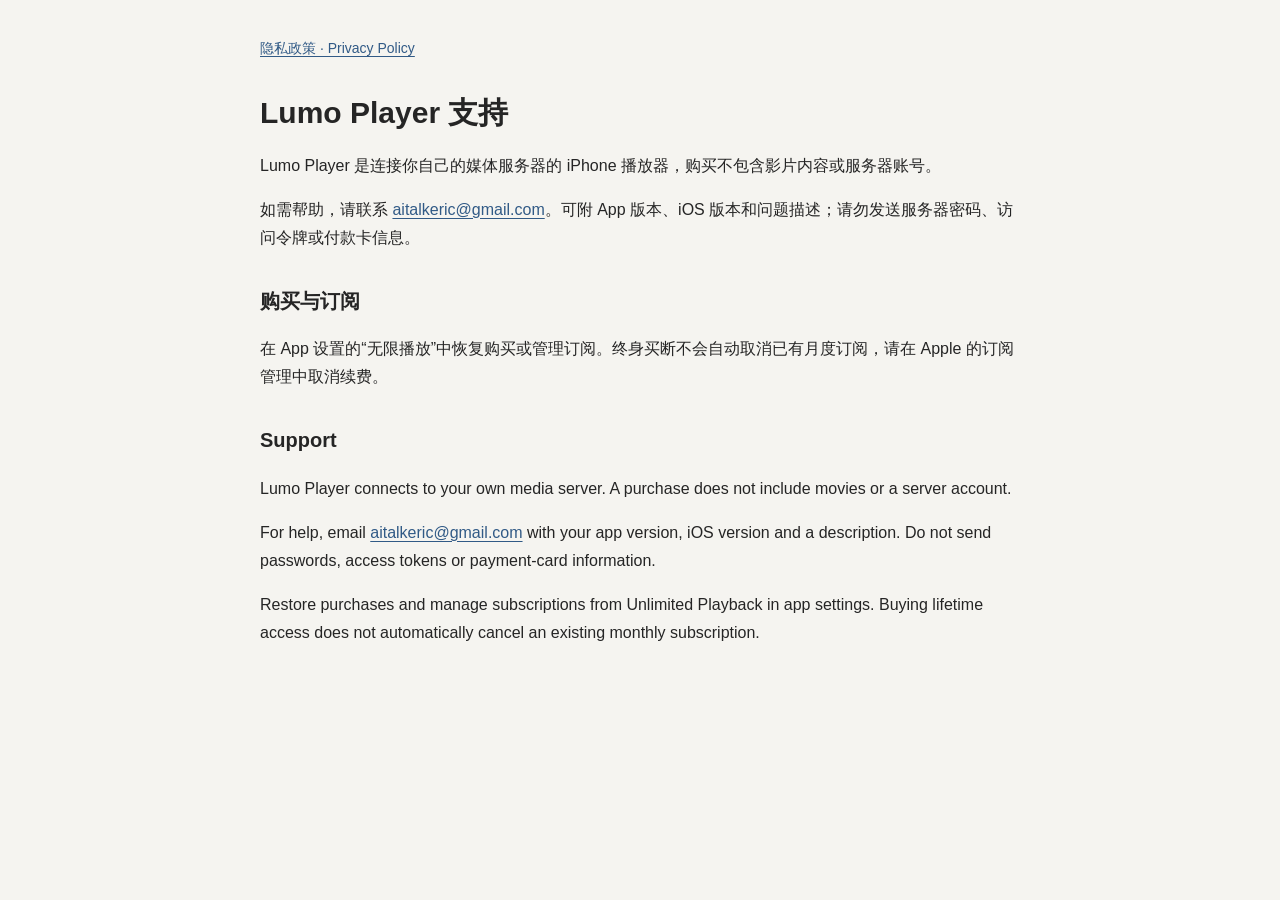
<file: index.html>
<!doctype html><html lang="zh-Hans"><head><meta charset="utf-8"><meta name="viewport" content="width=device-width,initial-scale=1"><title>Lumo Player 支持 · Support</title><link rel="stylesheet" href="site.css"></head><body><main><nav><a href="privacy.html">隐私政策 · Privacy Policy</a></nav><h1>Lumo Player 支持</h1><p>Lumo Player 是连接你自己的媒体服务器的 iPhone 播放器，购买不包含影片内容或服务器账号。</p><p>如需帮助，请联系 <a href="mailto:aitalkeric@gmail.com">aitalkeric@gmail.com</a>。可附 App 版本、iOS 版本和问题描述；请勿发送服务器密码、访问令牌或付款卡信息。</p><h2>购买与订阅</h2><p>在 App 设置的“无限播放”中恢复购买或管理订阅。终身买断不会自动取消已有月度订阅，请在 Apple 的订阅管理中取消续费。</p><h2>Support</h2><p>Lumo Player connects to your own media server. A purchase does not include movies or a server account.</p><p>For help, email <a href="mailto:aitalkeric@gmail.com">aitalkeric@gmail.com</a> with your app version, iOS version and a description. Do not send passwords, access tokens or payment-card information.</p><p>Restore purchases and manage subscriptions from Unlimited Playback in app settings. Buying lifetime access does not automatically cancel an existing monthly subscription.</p></main></body></html>
</file>
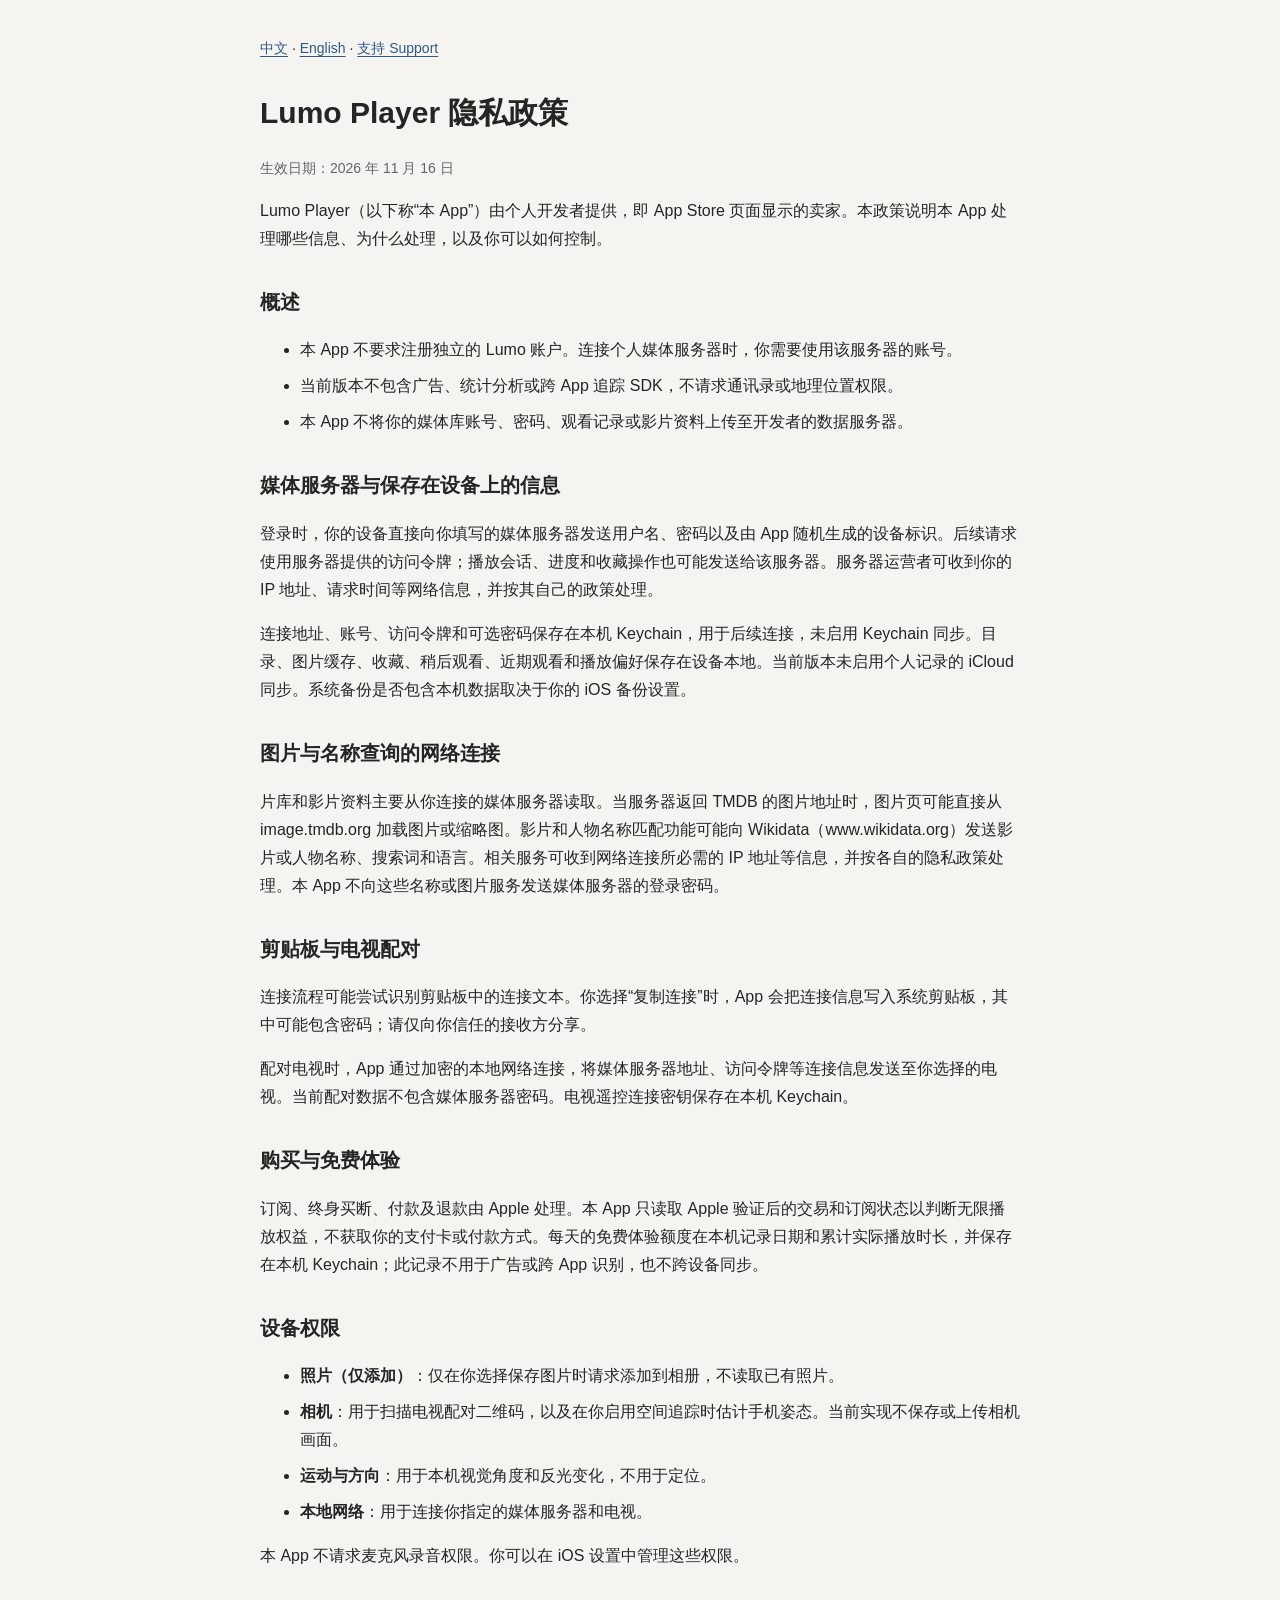
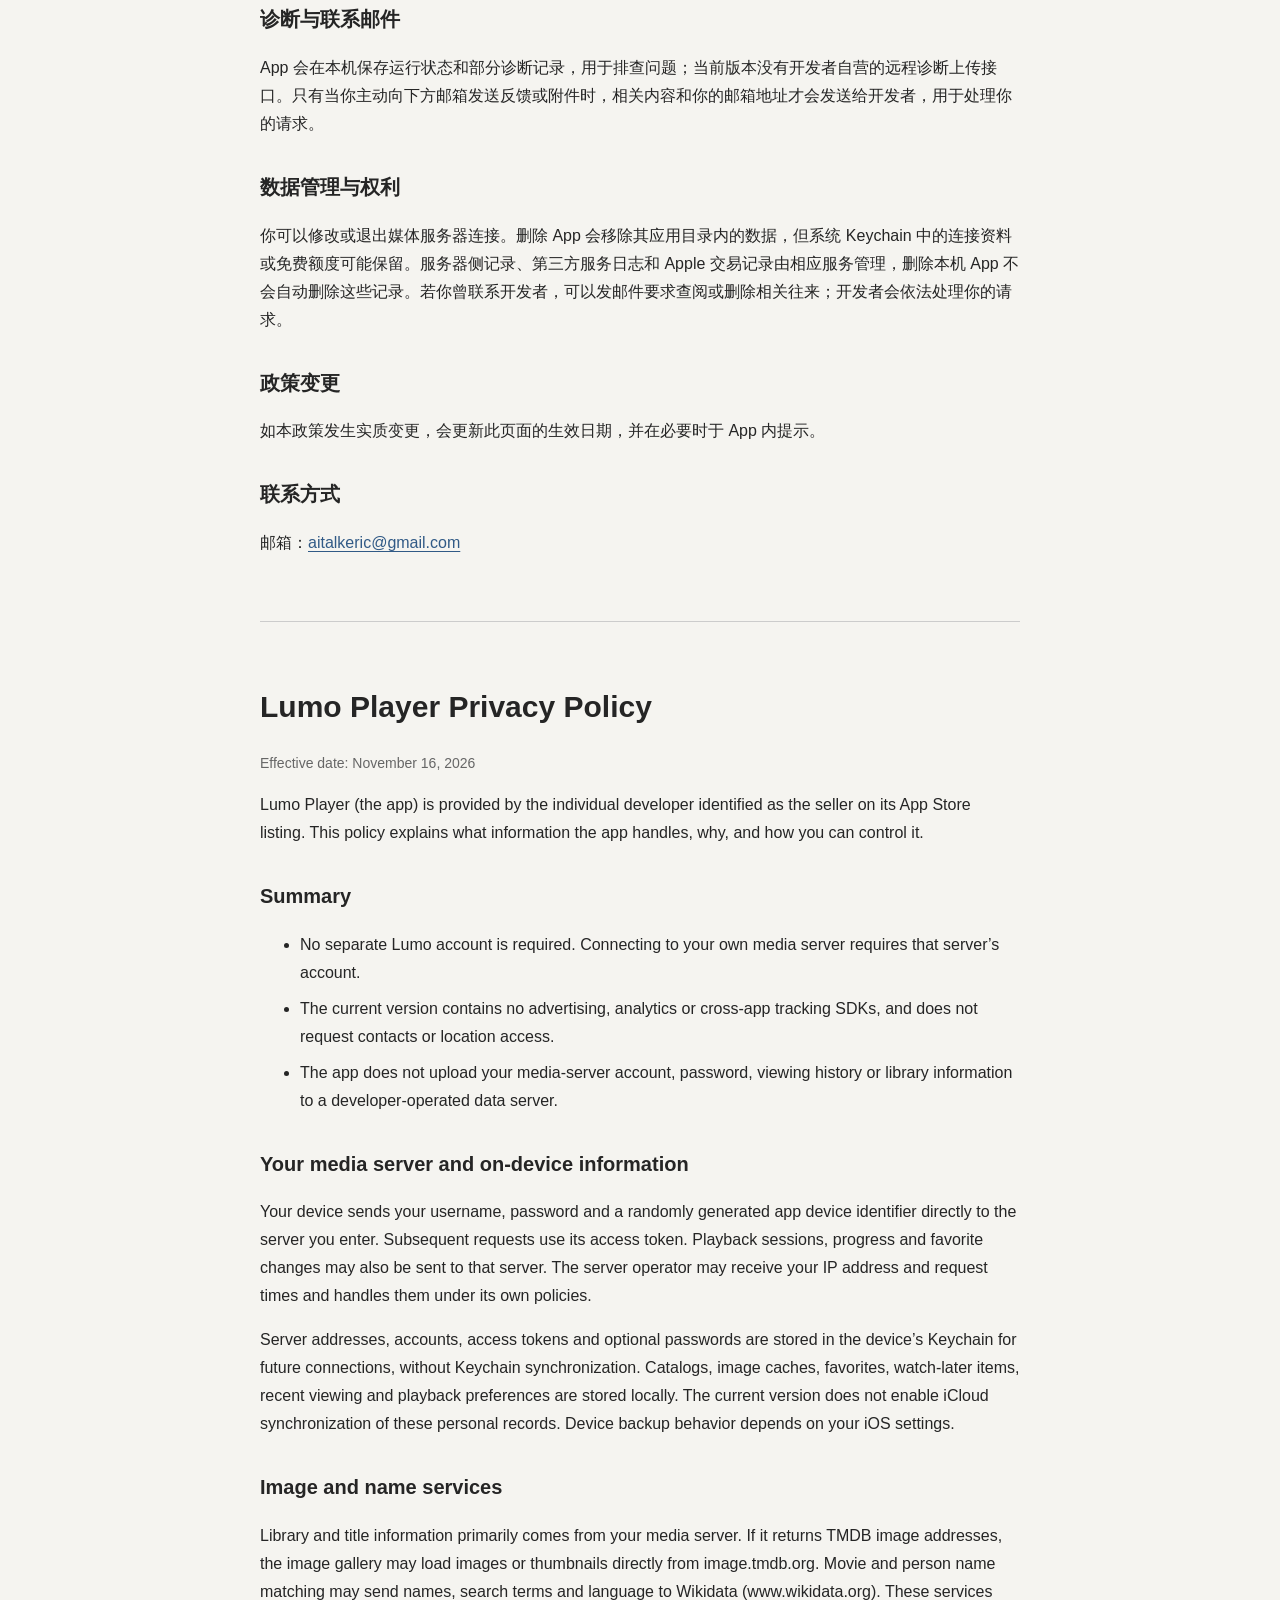
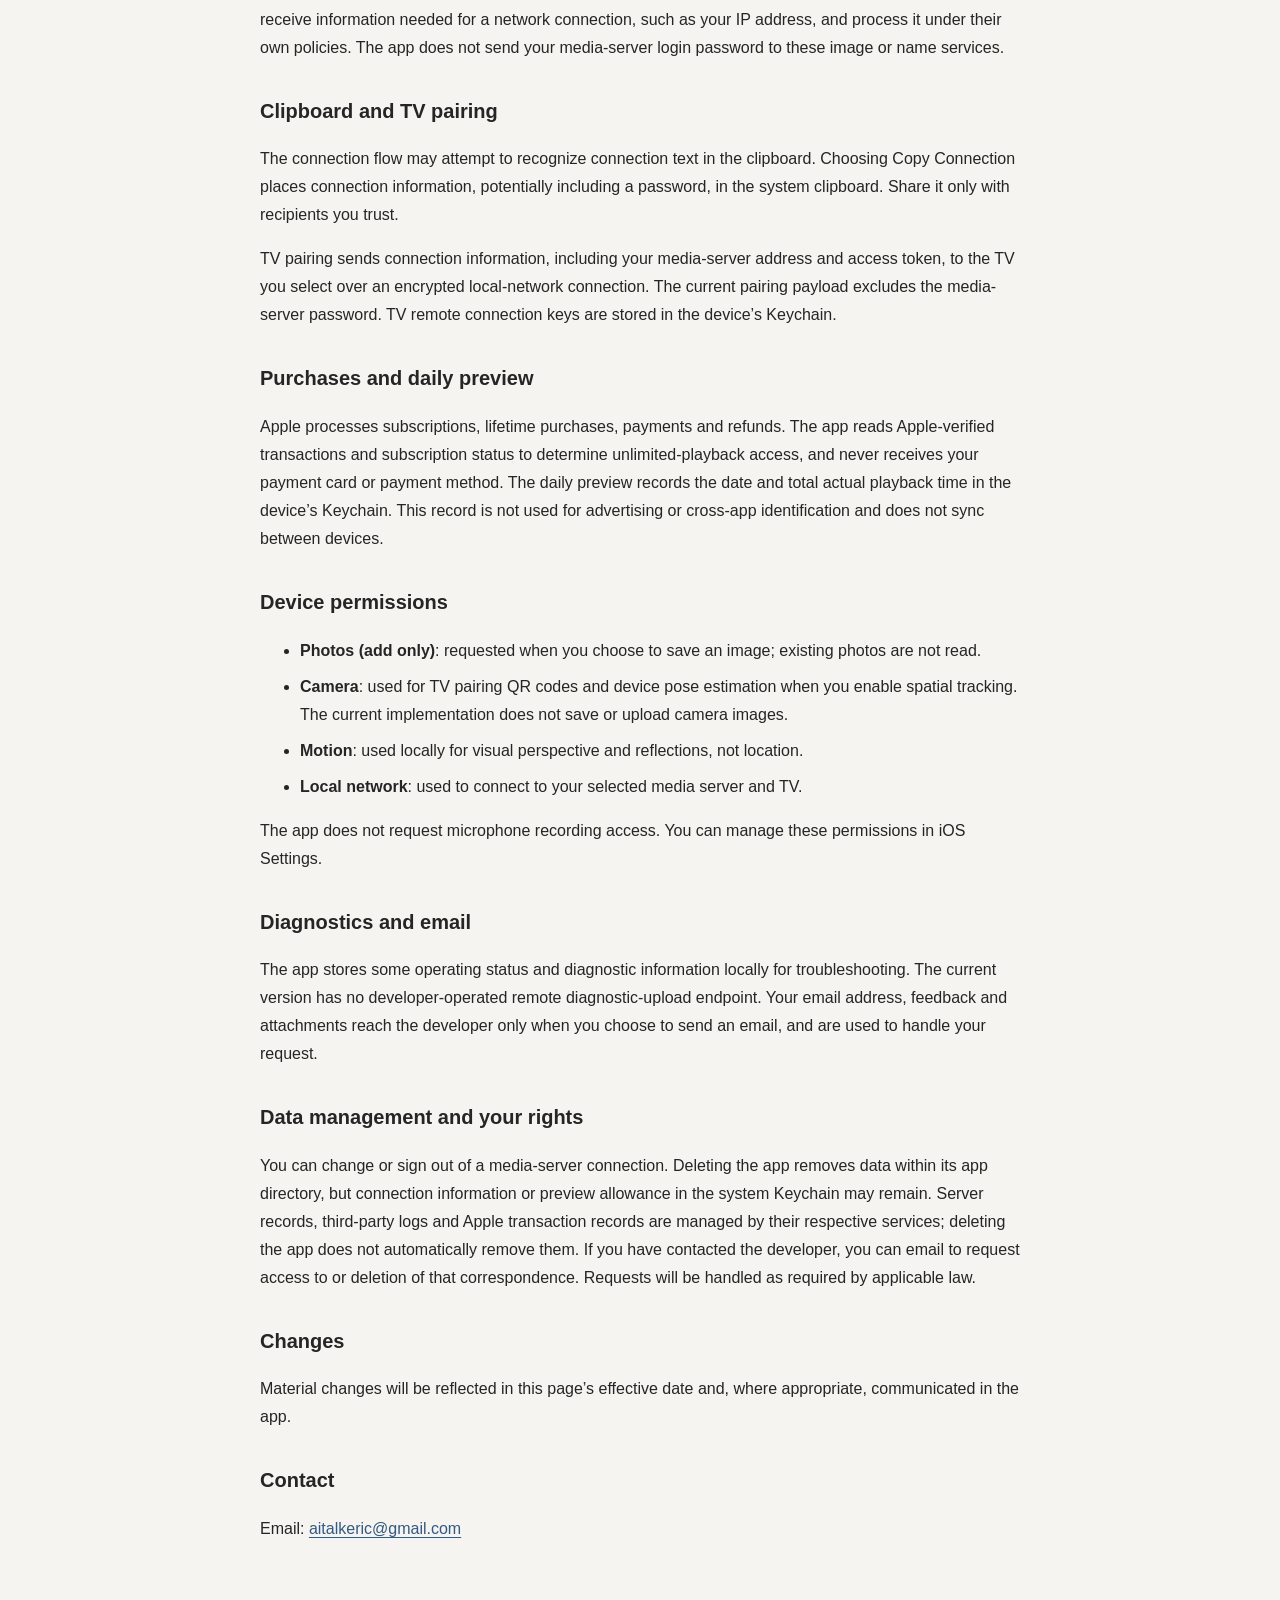
<file: privacy.html>
<!doctype html><html lang="zh-Hans"><head><meta charset="utf-8"><meta name="viewport" content="width=device-width,initial-scale=1"><title>Lumo Player 隐私政策 · Privacy Policy</title><link rel="stylesheet" href="site.css"></head><body><main>
<nav><a href="#zh">中文</a> · <a href="#en">English</a> · <a href="support.html">支持 Support</a></nav>
<article id="zh" lang="zh-Hans"><h1>Lumo Player 隐私政策</h1><p class="meta">生效日期：2026 年 11 月 16 日</p>
<p>Lumo Player（以下称“本 App”）由个人开发者提供，即 App Store 页面显示的卖家。本政策说明本 App 处理哪些信息、为什么处理，以及你可以如何控制。</p>
<h2>概述</h2><ul><li>本 App 不要求注册独立的 Lumo 账户。连接个人媒体服务器时，你需要使用该服务器的账号。</li><li>当前版本不包含广告、统计分析或跨 App 追踪 SDK，不请求通讯录或地理位置权限。</li><li>本 App 不将你的媒体库账号、密码、观看记录或影片资料上传至开发者的数据服务器。</li></ul>
<h2>媒体服务器与保存在设备上的信息</h2><p>登录时，你的设备直接向你填写的媒体服务器发送用户名、密码以及由 App 随机生成的设备标识。后续请求使用服务器提供的访问令牌；播放会话、进度和收藏操作也可能发送给该服务器。服务器运营者可收到你的 IP 地址、请求时间等网络信息，并按其自己的政策处理。</p><p>连接地址、账号、访问令牌和可选密码保存在本机 Keychain，用于后续连接，未启用 Keychain 同步。目录、图片缓存、收藏、稍后观看、近期观看和播放偏好保存在设备本地。当前版本未启用个人记录的 iCloud 同步。系统备份是否包含本机数据取决于你的 iOS 备份设置。</p>
<h2>图片与名称查询的网络连接</h2><p>片库和影片资料主要从你连接的媒体服务器读取。当服务器返回 TMDB 的图片地址时，图片页可能直接从 image.tmdb.org 加载图片或缩略图。影片和人物名称匹配功能可能向 Wikidata（www.wikidata.org）发送影片或人物名称、搜索词和语言。相关服务可收到网络连接所必需的 IP 地址等信息，并按各自的隐私政策处理。本 App 不向这些名称或图片服务发送媒体服务器的登录密码。</p>
<h2>剪贴板与电视配对</h2><p>连接流程可能尝试识别剪贴板中的连接文本。你选择“复制连接”时，App 会把连接信息写入系统剪贴板，其中可能包含密码；请仅向你信任的接收方分享。</p><p>配对电视时，App 通过加密的本地网络连接，将媒体服务器地址、访问令牌等连接信息发送至你选择的电视。当前配对数据不包含媒体服务器密码。电视遥控连接密钥保存在本机 Keychain。</p>
<h2>购买与免费体验</h2><p>订阅、终身买断、付款及退款由 Apple 处理。本 App 只读取 Apple 验证后的交易和订阅状态以判断无限播放权益，不获取你的支付卡或付款方式。每天的免费体验额度在本机记录日期和累计实际播放时长，并保存在本机 Keychain；此记录不用于广告或跨 App 识别，也不跨设备同步。</p>
<h2>设备权限</h2><ul><li><strong>照片（仅添加）</strong>：仅在你选择保存图片时请求添加到相册，不读取已有照片。</li><li><strong>相机</strong>：用于扫描电视配对二维码，以及在你启用空间追踪时估计手机姿态。当前实现不保存或上传相机画面。</li><li><strong>运动与方向</strong>：用于本机视觉角度和反光变化，不用于定位。</li><li><strong>本地网络</strong>：用于连接你指定的媒体服务器和电视。</li></ul><p>本 App 不请求麦克风录音权限。你可以在 iOS 设置中管理这些权限。</p>
<h2>诊断与联系邮件</h2><p>App 会在本机保存运行状态和部分诊断记录，用于排查问题；当前版本没有开发者自营的远程诊断上传接口。只有当你主动向下方邮箱发送反馈或附件时，相关内容和你的邮箱地址才会发送给开发者，用于处理你的请求。</p>
<h2>数据管理与权利</h2><p>你可以修改或退出媒体服务器连接。删除 App 会移除其应用目录内的数据，但系统 Keychain 中的连接资料或免费额度可能保留。服务器侧记录、第三方服务日志和 Apple 交易记录由相应服务管理，删除本机 App 不会自动删除这些记录。若你曾联系开发者，可以发邮件要求查阅或删除相关往来；开发者会依法处理你的请求。</p>
<h2>政策变更</h2><p>如本政策发生实质变更，会更新此页面的生效日期，并在必要时于 App 内提示。</p>
<h2>联系方式</h2><p>邮箱：<a href="mailto:aitalkeric@gmail.com">aitalkeric@gmail.com</a></p></article>
<article id="en" lang="en"><h1>Lumo Player Privacy Policy</h1><p class="meta">Effective date: November 16, 2026</p>
<p>Lumo Player (the app) is provided by the individual developer identified as the seller on its App Store listing. This policy explains what information the app handles, why, and how you can control it.</p>
<h2>Summary</h2><ul><li>No separate Lumo account is required. Connecting to your own media server requires that server’s account.</li><li>The current version contains no advertising, analytics or cross-app tracking SDKs, and does not request contacts or location access.</li><li>The app does not upload your media-server account, password, viewing history or library information to a developer-operated data server.</li></ul>
<h2>Your media server and on-device information</h2><p>Your device sends your username, password and a randomly generated app device identifier directly to the server you enter. Subsequent requests use its access token. Playback sessions, progress and favorite changes may also be sent to that server. The server operator may receive your IP address and request times and handles them under its own policies.</p><p>Server addresses, accounts, access tokens and optional passwords are stored in the device’s Keychain for future connections, without Keychain synchronization. Catalogs, image caches, favorites, watch-later items, recent viewing and playback preferences are stored locally. The current version does not enable iCloud synchronization of these personal records. Device backup behavior depends on your iOS settings.</p>
<h2>Image and name services</h2><p>Library and title information primarily comes from your media server. If it returns TMDB image addresses, the image gallery may load images or thumbnails directly from image.tmdb.org. Movie and person name matching may send names, search terms and language to Wikidata (www.wikidata.org). These services receive information needed for a network connection, such as your IP address, and process it under their own policies. The app does not send your media-server login password to these image or name services.</p>
<h2>Clipboard and TV pairing</h2><p>The connection flow may attempt to recognize connection text in the clipboard. Choosing Copy Connection places connection information, potentially including a password, in the system clipboard. Share it only with recipients you trust.</p><p>TV pairing sends connection information, including your media-server address and access token, to the TV you select over an encrypted local-network connection. The current pairing payload excludes the media-server password. TV remote connection keys are stored in the device’s Keychain.</p>
<h2>Purchases and daily preview</h2><p>Apple processes subscriptions, lifetime purchases, payments and refunds. The app reads Apple-verified transactions and subscription status to determine unlimited-playback access, and never receives your payment card or payment method. The daily preview records the date and total actual playback time in the device’s Keychain. This record is not used for advertising or cross-app identification and does not sync between devices.</p>
<h2>Device permissions</h2><ul><li><strong>Photos (add only)</strong>: requested when you choose to save an image; existing photos are not read.</li><li><strong>Camera</strong>: used for TV pairing QR codes and device pose estimation when you enable spatial tracking. The current implementation does not save or upload camera images.</li><li><strong>Motion</strong>: used locally for visual perspective and reflections, not location.</li><li><strong>Local network</strong>: used to connect to your selected media server and TV.</li></ul><p>The app does not request microphone recording access. You can manage these permissions in iOS Settings.</p>
<h2>Diagnostics and email</h2><p>The app stores some operating status and diagnostic information locally for troubleshooting. The current version has no developer-operated remote diagnostic-upload endpoint. Your email address, feedback and attachments reach the developer only when you choose to send an email, and are used to handle your request.</p>
<h2>Data management and your rights</h2><p>You can change or sign out of a media-server connection. Deleting the app removes data within its app directory, but connection information or preview allowance in the system Keychain may remain. Server records, third-party logs and Apple transaction records are managed by their respective services; deleting the app does not automatically remove them. If you have contacted the developer, you can email to request access to or deletion of that correspondence. Requests will be handled as required by applicable law.</p>
<h2>Changes</h2><p>Material changes will be reflected in this page’s effective date and, where appropriate, communicated in the app.</p><h2>Contact</h2><p>Email: <a href="mailto:aitalkeric@gmail.com">aitalkeric@gmail.com</a></p></article></main></body></html>
</file>
<file: site.css>
:root{color-scheme:light dark;font-family:-apple-system,BlinkMacSystemFont,"Segoe UI",sans-serif;line-height:1.75}body{margin:0;background:#f5f4f0;color:#252525}main{max-width:760px;margin:auto;padding:36px 24px 64px}nav{font-size:14px;margin-bottom:32px}article+article{border-top:1px solid #ccc;margin-top:64px;padding-top:40px}h1{font-size:30px;line-height:1.3}h2{font-size:20px;margin-top:32px}p,li{font-size:16px}li{margin:8px 0}.meta{color:#666;font-size:14px}a{color:#315a86;text-underline-offset:3px}@media(prefers-color-scheme:dark){body{background:#171717;color:#e5e5e5}.meta{color:#aaa}a{color:#a6c9ed}}
</file>
